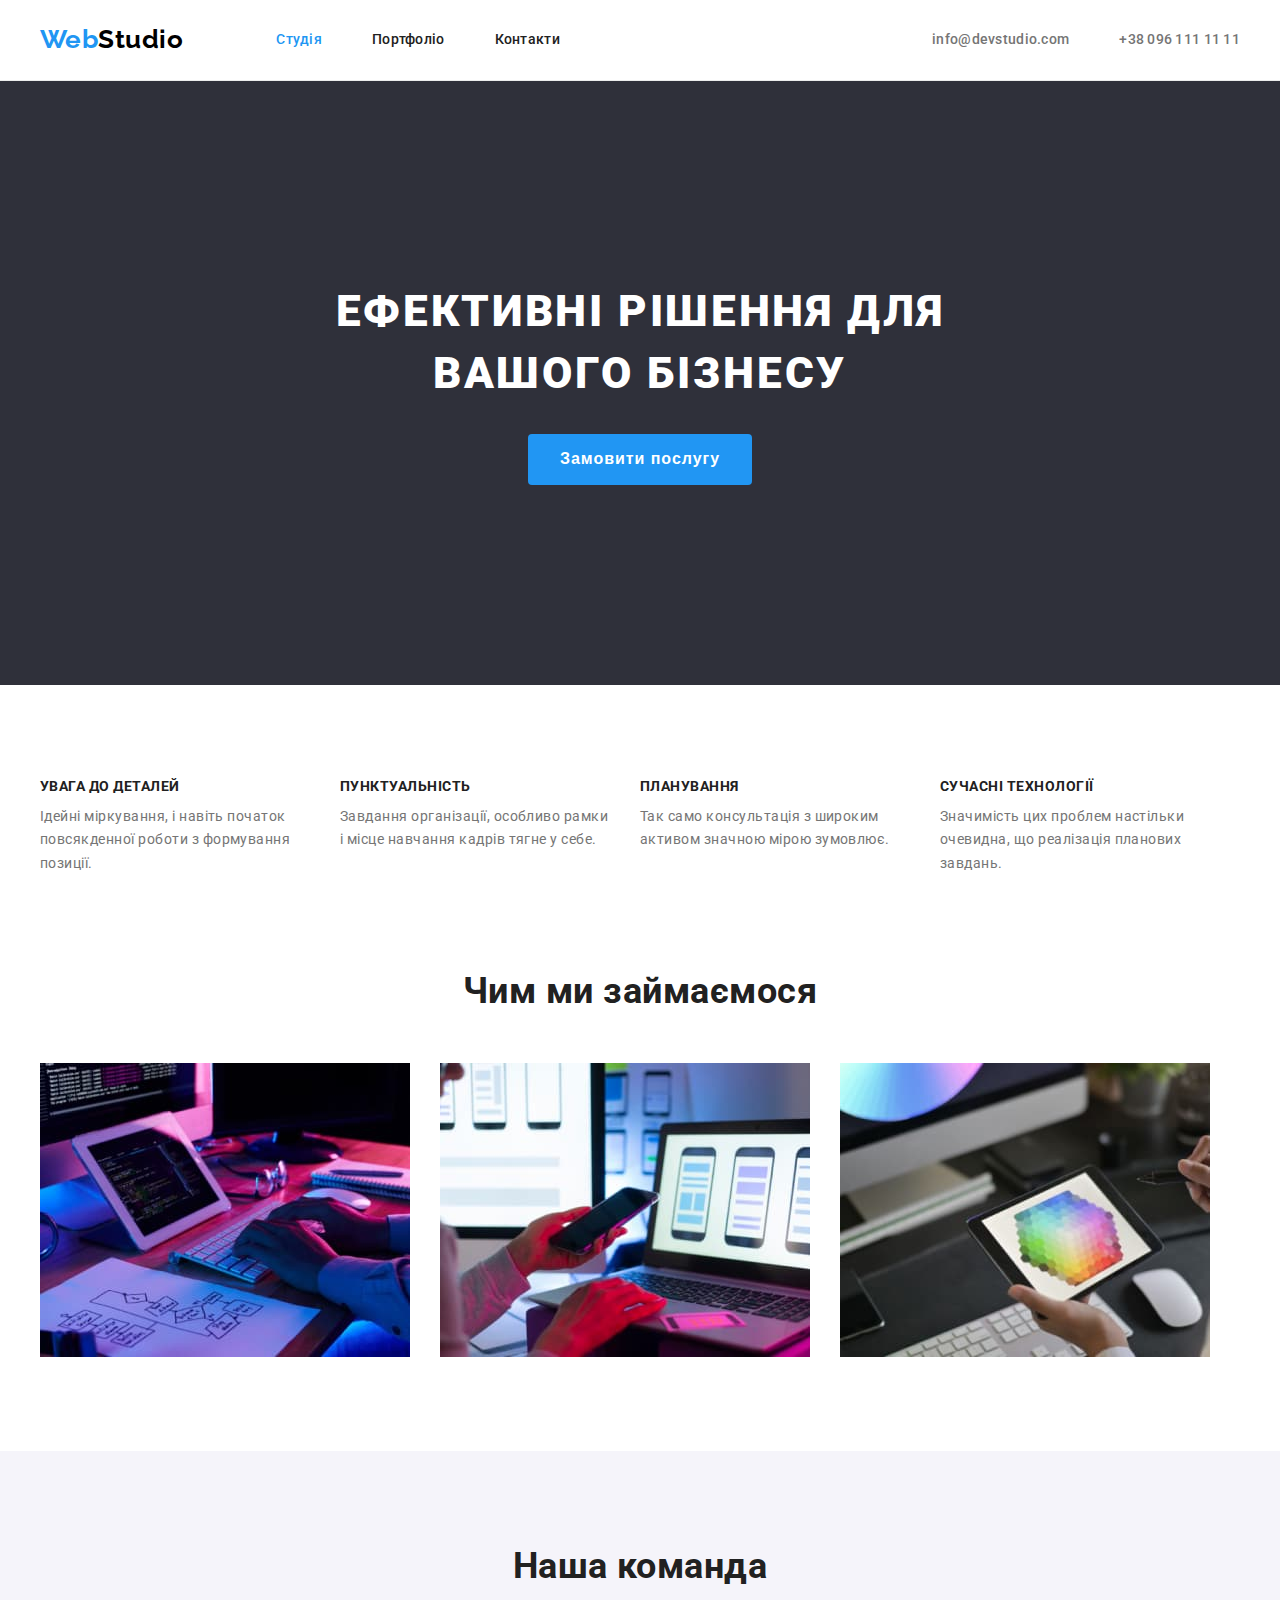
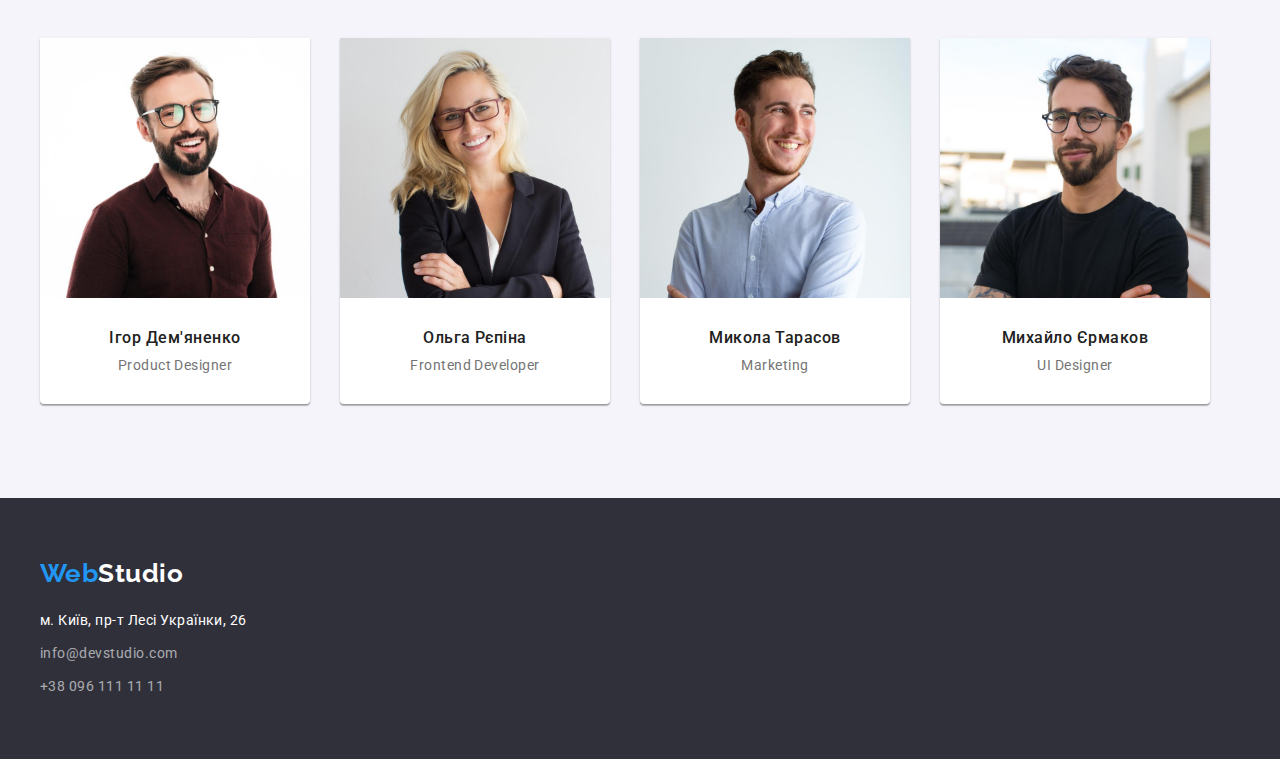
<file: index.html>
<!DOCTYPE html>
<html lang="uk">
  <head>
    <meta charset="UTF-8" />
    <meta http-equiv="X-UA-Compatible" content="IE=edge" />
    <meta name="viewport" content="width=device-width, initial-scale=1.0" />
    <title>WebStudio</title>
    <!-- fonts -->
    <link rel="preconnect" href="https://fonts.googleapis.com" />
    <link rel="preconnect" href="https://fonts.gstatic.com" crossorigin />
    <link
      href="https://fonts.googleapis.com/css2?family=Raleway:wght@700&family=Roboto:wght@400;500;700;900&display=swap"
      rel="stylesheet"
    />
    <!-- css -->
    <link
      rel="stylesheet"
      href="https://cdnjs.cloudflare.com/ajax/libs/modern-normalize/1.1.0/modern-normalize.min.css"
      integrity="sha512-wpPYUAdjBVSE4KJnH1VR1HeZfpl1ub8YT/NKx4PuQ5NmX2tKuGu6U/JRp5y+Y8XG2tV+wKQpNHVUX03MfMFn9Q=="
      crossorigin="anonymous"
      referrerpolicy="no-referrer"
    />
    <link rel="stylesheet" href="./css/styles.css" />
  </head>
  <body>
    <div class="wrapper">
      <!-- HEADER -->
      <header class="page-header">
        <div class="container row">
          <!-- nav -->
          <nav class="page-header-nav">
            <!-- logo -->
            <a class="site-logo link" href="./index.html" lang="en"
              ><span class="logo-accent">Web</span>Studio</a
            >
            <!-- menu -->
            <ul class="site-nav list">
              <li class="item">
                <a class="nav-link link-current point link" href="./index.html" aria-current="page"
                  >Студія</a
                >
              </li>
              <li class="item">
                <a class="nav-link point link" href="./portfolio.html">Портфоліо</a>
              </li>
              <li class="item">
                <a class="nav-link point link" href="">Контакти</a>
              </li>
            </ul>
          </nav>
          <!-- contact -->
          <ul class="site-contacts list">
            <li class="item">
              <a
                class="contacts-link contact point link"
                href="mailto:info@devstudio.com"
                lang="en"
              >
                info@devstudio.com</a
              >
            </li>
            <li class="item">
              <a class="contacts-link contact point link" href="tel:+380961111111">
                +38 096 111 11 11</a
              >
            </li>
          </ul>
        </div>
      </header>

      <!-- ================================================ -->
      <!-- MAIN -->
      <main class="page-main">
        <!-- HERO -->
        <section class="hero centered">
          <h1 class="hero-title">
            Ефективні рішення для <br />
            вашого бізнесу
          </h1>
          <button class="button main-button" type="button" data-modal-open>Замовити послугу</button>
        </section>
        <!-- COMPANY ADVANTAGES -->
        <section class="section company-advantages">
          <div class="container">
            <h2 class="visually-hidden">Наші переваги</h2>
            <!-- section-set display: flex & section-set__item margin-right:30 same for  advantages & business & member-team  -->
            <ul class="section-set advantages list">
              <li class="set-item item-advantages">
                <h3 class="set-title subtitle">УВАГА ДО ДЕТАЛЕЙ</h3>
                <p class="set-description description">
                  Ідейні міркування, і навіть початок повсякденної роботи з формування позиції.
                </p>
              </li>
              <li class="set-item item-advantages">
                <h3 class="set-title subtitle">ПУНКТУАЛЬНІСТЬ</h3>
                <p class="set-description description">
                  Завдання організації, особливо рамки і місце навчання кадрів тягне у себе.
                </p>
              </li>
              <li class="set-item item-advantages">
                <h3 class="set-title subtitle">ПЛАНУВАННЯ</h3>
                <p class="set-description description">
                  Так само консультація з широким активом значною мірою зумовлює.
                </p>
              </li>
              <li class="set-item item-advantages">
                <h3 class="set-title subtitle">СУЧАСНІ ТЕХНОЛОГІЇ</h3>
                <p class="set-description description">
                  Значимість цих проблем настільки очевидна, що реалізація планових завдань.
                </p>
              </li>
            </ul>
          </div>
        </section>
        <!-- Чим ми займаємося -->
        <!-- BUSINESS -->
        <section class="section business centered">
          <div class="container">
            <h2 class="section-title">Чим ми займаємося</h2>
            <!-- section-set display: flex & section-set__item margin-right:30 same for  advantages & business & member-team  -->
            <ul class="section-set set-business list">
              <li class="set-item item-business">
                <img
                  class="set-images"
                  src="./images/about_us/img1.jpg"
                  title="Робота за лаптопом"
                  alt="Робота за лаптопом"
                  width="370"
                  height="294"
                />
              </li>
              <li class="set-item item-business">
                <img
                  class="set-images"
                  src="./images/about_us/img2.jpg"
                  title="Зображення телефонів на екрані лаптопу"
                  alt="Зображення телефонів на екрані лаптопу"
                  width="370"
                  height="294"
                />
              </li>
              <li class="set-item item-business">
                <img
                  class="set-images"
                  src="./images/about_us/img3.jpg"
                  title="Палітра кольорів на екрані планшету"
                  alt="Палітра кольорів на екрані планшету"
                  width="370"
                  height="294"
                />
              </li>
            </ul>
          </div>
        </section>
        <!-- Наша команда -->
        <!-- MEMBER TEAM -->
        <!-- section-set display: flex & section-set__item margin-right:30 same for  advantages & business & member-team  -->
        <section class="section member-team centered">
          <div class="container">
            <h2 class="section-title">Наша команда</h2>
            <ul class="section-set set-team list">
              <!-- section-set__item margin-right:30 same for  advantages & business & member-team &  -->
              <!-- Ігор Дем'яненко -->
              <li class="set-item item-member">
                <img
                  class="set-images images-member"
                  src="./images/team/igor.jpg"
                  title="Ігор Дем'яненко"
                  alt="Ігор Дем'яненко"
                  width="270"
                  height="260"
                />
                <div class="member-content">
                  <h3 class="set-title title-name title">Ігор Дем'яненко</h3>
                  <p class="set-description description-member description">Product Designer</p>
                </div>
              </li>
              <!-- Ольга Рєпіна -->
              <li class="set-item item-member">
                <img
                  class="set-images images-member"
                  src="./images/team/olga.jpg"
                  title="Ольга Рєпіна"
                  alt="Ольга Рєпіна"
                  width="270"
                  height="260"
                />
                <div class="member-content">
                  <h3 class="set-title title-name title">Ольга Рєпіна</h3>
                  <p class="set-description description-member description">Frontend Developer</p>
                </div>
              </li>
              <!-- Микола Тарасов -->
              <li class="set-item item-member">
                <img
                  class="set-images images-member"
                  src="./images/team/mykola.jpg"
                  title="Микола Тарасов"
                  alt="Микола Тарасов"
                  width="270"
                  height="260"
                />
                <div class="member-content">
                  <h3 class="set-title title-name title">Микола Тарасов</h3>
                  <p class="set-description description-member description">Marketing</p>
                </div>
              </li>
              <!-- Михайло Єрмаков -->
              <li class="set-item item-member">
                <img
                  class="set-images images-member"
                  src="./images/team/mykhailo.jpg"
                  title="Михайло Єрмаков"
                  alt="Михайло Єрмаков"
                  width="270"
                  height="260"
                />
                <div class="member-content">
                  <h3 class="set-title title-name title">Михайло Єрмаков</h3>
                  <p class="set-description description-member description">UI Designer</p>
                </div>
              </li>
            </ul>
          </div>
        </section>
      </main>
      <!-- FOOTER -->
      <footer class="page-footer">
        <div class="container">
          <div class="address-content">
            <!-- logo -->
            <a class="site-logo page-footer-logo link" href="/" lang="en"
              ><span class="logo-accent">Web</span>Studio</a
            >
            <!-- address -->
            <address class="footer-address">
              <ul class="address list">
                <li class="address-item">
                  <a
                    class="address-map point link"
                    href="https://goo.gl/maps/CPtrU1FHBa2aNyZL9"
                    target="_blank"
                    rel="noopener noreferrer nofollow"
                    >м. Київ, пр-т Лесі Українки, 26
                  </a>
                </li>
                <li class="address-item">
                  <a class="address-contact point link" href="mailto:info@devstudio.com" lang="en"
                    >info@devstudio.com</a
                  >
                </li>
                <li class="address-item">
                  <a class="address-contact point link" href="tel:+380961111111"
                    >+38 096 111 11 11</a
                  >
                </li>
              </ul>
            </address>
          </div>
        </div>
      </footer>
    </div>
  </body>
</html>
</file>
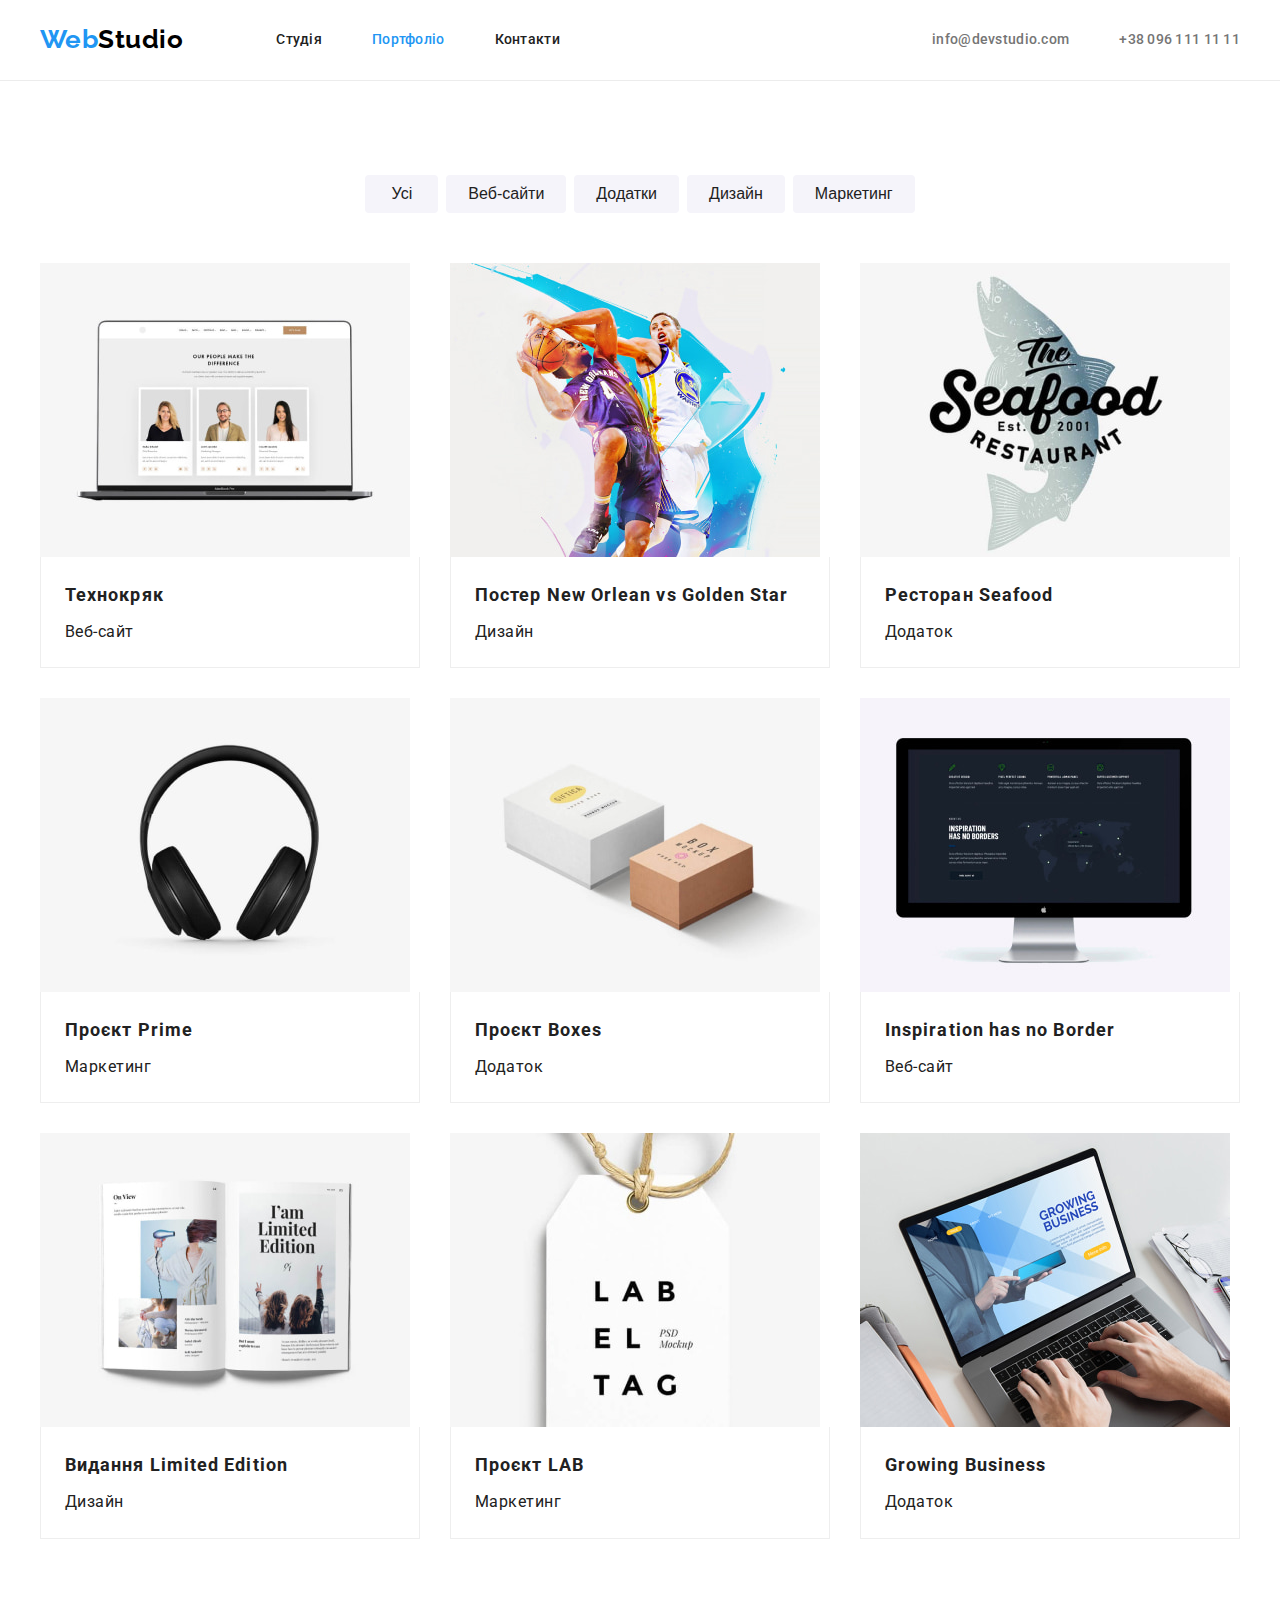
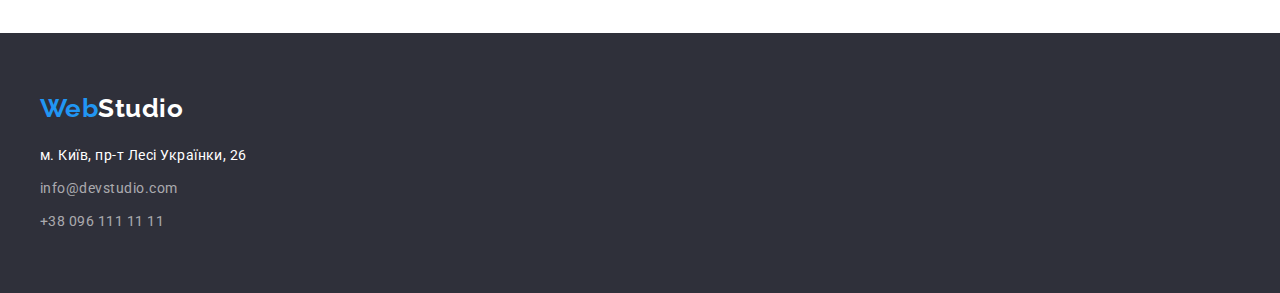
<file: portfolio.html>
<!DOCTYPE html>
<html lang="uk">
  <head>
    <meta charset="UTF-8" />
    <meta http-equiv="X-UA-Compatible" content="IE=edge" />
    <meta name="viewport" content="width=device-width, initial-scale=1.0" />
    <title>WebStudio</title>
    <!-- fonts -->
    <link rel="preconnect" href="https://fonts.googleapis.com" />
    <link rel="preconnect" href="https://fonts.gstatic.com" crossorigin />
    <link
      href="https://fonts.googleapis.com/css2?family=Raleway:wght@700&family=Roboto:wght@400;500;700;900&display=swap"
      rel="stylesheet"
    />
    <!-- css -->
    <link
      rel="stylesheet"
      href="https://cdnjs.cloudflare.com/ajax/libs/modern-normalize/1.1.0/modern-normalize.min.css"
      integrity="sha512-wpPYUAdjBVSE4KJnH1VR1HeZfpl1ub8YT/NKx4PuQ5NmX2tKuGu6U/JRp5y+Y8XG2tV+wKQpNHVUX03MfMFn9Q=="
      crossorigin="anonymous"
      referrerpolicy="no-referrer"
    />
    <link rel="stylesheet" href="./css/styles.css" />
  </head>
  <body>
    <div class="wrapper">
      <!-- HEADER -->
      <header class="page-header">
        <div class="container row">
          <!-- nav -->
          <nav class="page-header-nav">
            <!-- logo -->
            <a class="site-logo link" href="./index.html" lang="en"
              ><span class="logo-accent">Web</span>Studio</a
            >
            <!-- menu -->
            <ul class="site-nav list">
              <li class="item">
                <a class="nav-link point link" href="./index.html">Студія</a>
              </li>
              <li class="item">
                <a
                  class="nav-link link-current point link"
                  href="./portfolio.html"
                  aria-current="page"
                  >Портфоліо</a
                >
              </li>
              <li class="item">
                <a class="nav-link point link" href="">Контакти</a>
              </li>
            </ul>
          </nav>
          <!-- contact -->
          <ul class="site-contacts list">
            <li class="item">
              <a
                class="contacts-link contact point link"
                href="mailto:info@devstudio.com"
                lang="en"
              >
                info@devstudio.com</a
              >
            </li>
            <li class="item">
              <a class="contacts-link contact point link" href="tel:+380961111111">
                +38 096 111 11 11</a
              >
            </li>
          </ul>
        </div>
      </header>

      <!-- MAIN -->
      <main class="page-main">
        <!-- PORTFOLIO -->
        <section class="section">
          <div class="container">
            <h1 class="visually-hidden">Portfolio</h1>
            <ul class="filter-cards list">
              <li class="filter-item">
                <button class="button button-filter" type="button">Усі</button>
              </li>
              <li class="filter-item">
                <button class="button button-filter" type="button">Веб-сайти</button>
              </li>
              <li class="filter-item">
                <button class="button button-filter" type="button">Додатки</button>
              </li>
              <li class="filter-item">
                <button class="button button-filter" type="button">Дизайн</button>
              </li>
              <li class="filter-item">
                <button class="button button-filter" type="button">Маркетинг</button>
              </li>
            </ul>

            <ul class="project-cards list">
              <li class="project-item">
                <a class="project-link link" href="#">
                  <img
                    class="project-img"
                    src="./images/portfolio/techno.jpg"
                    title="Лаптоп з зображенням веб-сайту на екрані"
                    alt="Лаптоп з зображенням веб-сайту на екрані"
                    width="370"
                    height="294"
                  />

                  <div class="project-content">
                    <h2 class="project-title">Технокряк</h2>
                    <p class="project-description">Веб-сайт</p>
                  </div>
                </a>
              </li>
              <li class="project-item">
                <a class="project-link link" href="#">
                  <img
                    class="project-img"
                    src="./images/portfolio/poster.jpg"
                    title="Дизайн постеру New Orlean vs Golden Star. Гра двох баскетболістів."
                    alt="Дизайн постеру New Orlean vs Golden Star. Гра двох баскетболістів."
                    width="370"
                    height="294"
                  />

                  <div class="project-content">
                    <h2 class="project-title">Постер New Orlean vs Golden Star</h2>
                    <p class="project-description">Дизайн</p>
                  </div>
                </a>
              </li>

              <li class="project-item">
                <a class="project-link link" href="#">
                  <img
                    class="project-img"
                    src="./images/portfolio/restoraunt.jpg"
                    title="Логотип додатку ресторану морської їжі"
                    alt="Логотип додатку ресторану морської їжі"
                    width="370"
                    height="294"
                  />

                  <div class="project-content">
                    <h2 class="project-title">Ресторан Seafood</h2>
                    <p class="project-description">Додаток</p>
                  </div>
                </a>
              </li>

              <li class="project-item">
                <a class="project-link link" href="#">
                  <img
                    class="project-img"
                    src="./images/portfolio/prime.jpg"
                    title="Накладні бездротові чорні навушники"
                    alt="Накладні бездротові чорні навушники"
                    width="370"
                    height="294"
                  />

                  <div class="project-content">
                    <h2 class="project-title">Проєкт Prime</h2>
                    <p class="project-description">Маркетинг</p>
                  </div>
                </a>
              </li>

              <li class="project-item">
                <a class="project-link link" href="#">
                  <img
                    class="project-img"
                    src="./images/portfolio/boxes.jpg"
                    title="Дві невеликих дизайнерських коробки: біла та темний беж"
                    alt="Дві невеликих дизайнерських коробки: біла та темний беж"
                    width="370"
                    height="294"
                  />

                  <div class="project-content">
                    <h2 class="project-title">Проєкт Boxes</h2>
                    <p class="project-description">Додаток</p>
                  </div>
                </a>
              </li>

              <li class="project-item">
                <a class="project-link link" href="#">
                  <img
                    class="project-img"
                    src="./images/portfolio/inspiration.jpg"
                    title="Веб-сайт на экрані монітору"
                    alt="Веб-сайт на экрані монітору"
                    width="370"
                    height="294"
                  />

                  <div class="project-content">
                    <h2 class="project-title">Inspiration has no Border</h2>
                    <p class="project-description">Веб-сайт</p>
                  </div>
                </a>
              </li>

              <li class="project-item">
                <a class="project-link link" href="#">
                  <img
                    class="project-img"
                    src="./images/portfolio/magazine.jpg"
                    title="Розворот журналу"
                    alt="Розворот журналу"
                    width="370"
                    height="294"
                  />

                  <div class="project-content">
                    <h2 class="project-title">Видання Limited Edition</h2>
                    <p class="project-description">Дизайн</p>
                  </div>
                </a>
              </li>

              <li class="project-item">
                <a class="project-link link" href="#">
                  <img
                    class="project-img"
                    src="./images/portfolio/lab.jpg"
                    title="Біла бірка з надписом Lab El Tag"
                    alt="Біла бірка з надписом Lab El Tag"
                    width="370"
                    height="294"
                  />

                  <div class="project-content">
                    <h2 class="project-title">Проєкт LAB</h2>
                    <p class="project-description">Маркетинг</p>
                  </div>
                </a>
              </li>

              <li class="project-item">
                <a class="project-link link" href="#">
                  <img
                    class="project-img"
                    src="./images/portfolio/business.jpg"
                    title="Зображення чоловічих рук, які друкують на клавиатурі ноутбука"
                    alt="Зображення чоловічих рук, які друкують на клавиатурі ноутбука"
                    width="370"
                    height="294"
                  />

                  <div class="project-content">
                    <h2 class="project-title">Growing Business</h2>
                    <p class="project-description">Додаток</p>
                  </div>
                </a>
              </li>
            </ul>
          </div>
        </section>
      </main>

      <!-- FOOTER -->
      <footer class="page-footer">
        <div class="container">
          <div class="address-content">
            <!-- logo -->
            <a class="site-logo page-footer-logo link" href="/" lang="en"
              ><span class="logo-accent">Web</span>Studio</a
            >
            <!-- address -->
            <address class="footer-address">
              <ul class="address list">
                <li class="address-item">
                  <a
                    class="address-map point link"
                    href="https://goo.gl/maps/CPtrU1FHBa2aNyZL9"
                    target="_blank"
                    rel="noopener noreferrer nofollow"
                    >м. Київ, пр-т Лесі Українки, 26
                  </a>
                </li>
                <li class="address-item">
                  <a class="address-contact point link" href="mailto:info@devstudio.com" lang="en"
                    >info@devstudio.com</a
                  >
                </li>
                <li class="address-item">
                  <a class="address-contact point link" href="tel:+380961111111"
                    >+38 096 111 11 11</a
                  >
                </li>
              </ul>
            </address>
          </div>
        </div>
      </footer>
    </div>
  </body>
</html>
</file>
<file: css/styles.css>
:root {
  /* color */
  --primary-text-color: #212121;
  --secondary-text-color: #757575;
  --accent-dodger-blue: #2196f3;
  --black-logo: #000000;
  --white-color: #ffffff;
  --white-transparent-color: rgba(255, 255, 255, 0.6);
  --comment-modal: rgba(117, 117, 117, 0.5);

  --bg-ghost-white: #f5f4fa;
  --bg-gunmetal: #2f303a;
  --hero-btn-active: #188ce8;
  --bg-footer-social-icons: rgba(255, 255, 255, 0.1);
  --bg-about-abs: rgba(47, 48, 58, 0.8);
  --bg-overlay: rgba(33, 150, 243, 0.9);
  --bg-modal-overlay: rgba(0, 0, 0, 0.2);

  --border-whisper-grey: #eeeeee;
  --border-whisper-white: #ececec;
  --border-clients: #afb1b8;

  --signup-border: rgba(255, 255, 255, 0.3);
  --sign-up-filter: drop-shadow(0px 4px 4px rgba(0, 0, 0, 0.15));

  --border-close-btn: rgba(0, 0, 0, 0.1);
  --modal-form-border: rgba(33, 33, 33, 0.2);

  --team-box-shadow: 0px 1px 3px rgba(0, 0, 0, 0.12), 0px 1px 1px rgba(0, 0, 0, 0.14),
    0px 2px 1px rgba(0, 0, 0, 0.2);
  --active-shadow: 0px 3px 1px rgba(0, 0, 0, 0.1), 0px 1px 2px rgba(0, 0, 0, 0.08),
    0px 2px 2px rgba(0, 0, 0, 0.12);
  --hero-btn-shadow: 0px 4px 4px rgba(0, 0, 0, 0.15);
  --active-project-shadow: 0px 1px 1px rgba(0, 0, 0, 0.12), 0px 4px 4px rgba(0, 0, 0, 0.06),
    1px 4px 6px rgba(0, 0, 0, 0.16);
  --modal-shadow: 0px 1px 3px rgba(0, 0, 0, 0.12), 0px 1px 1px rgba(0, 0, 0, 0.14),
    0px 2px 1px rgba(0, 0, 0, 0.2);

  /* fonts */
  --primary-font-size: 16px;
  --secondary-font-size: 14px;
  --modal-form-font: 12px;
  --modal-form-font-title: 20px;

  --logo-font-size: 26px;
  --hero-font-size: 44px;

  --section-title-font-size: 36px;
  --card-title-font-size: 18px;

  /* weight */
  --primary-weight: 400;
  --primary-bold: 700;
  --accent-weight: 500;
  --hero-weight: 900;

  /* height */
  --header-height: 80px;

  /* transform */
  --timing-function: 250ms cubic-bezier(0.4, 0, 0.2, 1);
}

body {
  height: 100vh;
  /* padding-top: var(--header-height); */
  margin: 0;

  font-family: 'Roboto', sans-serif;
  font-weight: var(--primary-weight); /* 400 */
  font-size: var(--primary-font-size); /* 16px */
  line-height: 1.7;
  letter-spacing: 0.03em;

  color: var(--primary-text-color);
  background-color: var(--white-color);
}

.wrapper {
  min-height: 100vh;
  display: flex;
  flex-direction: column;
}

.page-main {
  flex: 1 1 auto;
}

.list {
  margin: 0;
  padding: 0;

  list-style: none;
}

.link {
  text-decoration: none;
  color: inherit;
}

.container {
  max-width: 1200px; /* 1170 + 15 + 15 */
  padding-right: 15px;
  padding-left: 15px;
  margin-left: auto;
  margin-right: auto;
}

.section {
  padding-top: 94px;
  padding-bottom: 94px;
}

.visually-hidden {
  position: absolute;
  white-space: nowrap;
  width: 1px;
  height: 1px;
  overflow: hidden;
  border: 0;
  padding: 0;
  clip: rect(0 0 0 0);
  clip-path: inset(50%);
  margin: -1px;
}

/* ============================================== HEADER ========================================================================== */

.page-header {
  /* position: fixed;
  top: 0;
  left: 0;
  z-index: 10; */

  max-width: 100%;
  min-height: var(--header-height);

  background-color: var(--white-color);
  border-bottom: 1px solid var(--border-whisper-white);
}

.row {
  display: flex;
  align-items: center;
}

.page-header-nav {
  display: flex;
  align-items: center;
}

/* logo */
.site-logo {
  display: block;

  color: var(--black-logo);
  font-family: 'Raleway', sans-serif;
  font-size: var(--logo-font-size);
  font-weight: var(--primary-bold);
  line-height: 1.2;
}

.page-footer-logo {
  display: block;
  margin-bottom: 20px;

  color: var(--white-color);
}

.logo-accent {
  color: var(--accent-dodger-blue);
}

/* site-nav & site-contacts */
.site-nav {
  display: flex;
  margin-left: 93px;
}

.site-nav > .item:not(:last-child) {
  margin-right: 50px;
}

.site-contacts {
  display: flex;
  margin-left: auto;
}

/* .site-contacts > .item:not(:last-child) {
  margin-right: 50px;
} */

.site-contacts > .item + .item {
  margin-left: 50px;
}

.nav-link,
.site-contacts .contacts-link {
  display: block;
  padding-top: 32px;
  padding-bottom: 32px;

  font-weight: var(--accent-weight);
  font-size: var(--secondary-font-size);
  line-height: 1.14;
  letter-spacing: 0.02em;
}

.nav-link {
  color: var(--primary-text-color);
}

.site-nav > .item,
.site-contacts > .item {
  position: relative;
}

.link-current {
  color: var(--accent-dodger-blue);
}

.contact {
  color: var(--secondary-text-color);
}

.point:hover,
.point:focus {
  color: var(--accent-dodger-blue);
}

/* =========================================== HERO ============================================================================ */

.hero {
  padding-top: 200px;
  padding-bottom: 200px;

  max-width: 1600px;

  margin-left: auto;
  margin-right: auto;
}

.hero,
.page-footer {
  background-color: var(--bg-gunmetal);
}

.centered {
  text-align: center;
}

.hero-title {
  margin-top: 0;
  margin-bottom: 30px;

  color: var(--white-color);
  font-size: var(--hero-font-size);
  font-weight: var(--hero-weight);
  line-height: 1.4;

  letter-spacing: 0.06em;
  text-transform: uppercase;
}

.button {
  border: none;
  background-color: transparent;
  cursor: pointer;
}
/* same styles for buttons in hero & footer */
.main-button {
  min-width: 216px;
  padding: 10px 32px;

  border-radius: 4px;
  background-color: var(--accent-dodger-blue);
  color: var(--white-color);
  font-size: var(--primary-font-size);
  font-weight: var(--primary-bold);

  line-height: 1.9;
  letter-spacing: 0.06em;
}

.main-button:active,
.main-button:hover,
.main-button:focus {
  background-color: var(--hero-btn-active);
  box-shadow: var(--hero-btn-shadow);
}

/* =================================================== SECTIONS ======================================================================== */

.section-title {
  margin-top: 0;
  margin-bottom: 50px;

  font-size: var(--section-title-font-size);
  font-weight: var(--primary-bold);
  line-height: 1.2;
}

.title {
  margin-top: 0;
  margin-bottom: 10px;

  color: var(--primary-text-color);
  font-weight: var(--accent-weight);
}

.description {
  margin-top: 0;
  margin-bottom: 0;

  color: var(--secondary-text-color);
}

/* ============================================== COMPANY ADVANTAGES ======================================================*/

.company-advantages {
  padding-bottom: 47px;
}

.section-set {
  display: flex;
}

.item-advantages {
  max-width: 270px;
}

.section-set > .set-item + .set-item {
  margin-left: 30px;
}

/* .section-set .set-item:not(:last-child) {
  margin-right: 30px;
} */

/* the same styles for advantages set-item & footer slogan */
.subtitle {
  margin-top: 0;
  font-weight: var(--primary-bold);
  font-size: var(--secondary-font-size);
  line-height: 1.14;
  text-transform: uppercase;
  color: var(--primary-text-color);
}

.set-title {
  margin-top: 0;
  margin-bottom: 10px;
}

.description {
  margin-top: 0;
  margin-bottom: 0;
}

.set-description {
  font-size: var(--secondary-font-size);
}

/* ================================================  BUSINESS  ====================================================================*/

.business {
  padding-top: 47px;
}

.item-business {
  position: relative;
  display: flex;
  max-width: 370px;
  /* min-height: 294px; */
}

/* ========================================= MEMBER TEAM ======================================================================*/

.member-team {
  background-color: var(--bg-ghost-white);
}

.item-member {
  max-width: 270px;

  background-color: var(--white-color);
  box-shadow: var(--team-box-shadow);
  border-radius: 0px 0px 4px 4px;

  line-height: 1.2;
}

.images-member {
  display: block;
}

.member-content {
  padding-top: 30px;
  padding-bottom: 30px;
  padding-left: 10px;
  padding-right: 10px;
}

.title-name {
  font-size: var(--primary-font-size);
  font-weight: var(--accent-weight);
}

/* =========================================== FOOTER ============================================================================ */

.page-footer > .container {
  display: flex;
  align-items: baseline;

  padding-top: 60px;
  padding-bottom: 60px;
}

.address {
  margin-top: 0;
  margin-bottom: 0;

  font-style: normal;
  font-size: var(--secondary-font-size);
}

.address-item:not(:last-child) {
  margin-bottom: 9px;
}

.address-map {
  color: var(--white-color);
}

.address-contact {
  color: var(--white-transparent-color);
}

/* ===================================================== PORTFOLIO PAGE ======================================================================= */

/* filter */

.filter-cards {
  display: flex;
  justify-content: center;
  margin-top: 0;
  margin-bottom: 50px;
}

.filter-item:not(:last-child) {
  margin-right: 8px;
}

.button-filter {
  display: block;
  min-width: 73px;
  padding: 6px 22px;

  background-color: var(--bg-ghost-white);
  color: var(--primary-text-color);

  font-weight: var(--accent-weight);
  font-size: var(--primary-font-size);
  line-height: 1.6;

  border-radius: 4px;
}

.button-filter:hover,
.button-filter:focus,
.button-filter:active {
  color: var(--white-color);
  background-color: var(--accent-dodger-blue);
  box-shadow: var(--active-shadow);
}

/* ========================================= project-cards =============================================================== */

.project-cards {
  display: flex;
  flex-wrap: wrap;
}

.project-item {
  width: calc((100% - 60px) / 3);
  margin-right: 30px;
  margin-bottom: 30px;
}

.project-item:nth-child(3n) {
  margin-right: 0;
}

.project-item:nth-last-child(-n + 3) {
  margin-bottom: 0;
}

/* 
variant 2

.project-card {
  width: calc((100% - 60px) / 3);
  
  border: 1px solid var(--border-whisper-grey);
}

.project-card:not(:nth-child(3n)){
margin-right: 30px; 
} 

.project-card:not(:nth-last-child(-n+3)){
  margin-bottom: 30px;
} */

/* variant 3 => if haven`t got background-color

.project-cards {
  display: flex;
  flex-wrap: wrap;
  margin: -15px;
}

.project-card {
  width: 370px;
  margin: 15px;

  border: 1px solid var(--border-whisper-grey);
}
*/
.project-img {
  display: block;
  max-width: 100%;
  margin-top: 0;
  /* margin-bottom: 20px; */
  margin-bottom: 0;
}

.project-title {
  margin-top: 0;
  margin-bottom: 4px;
  font-weight: var(--primary-bold);
  font-size: var(--card-title-font-size);
  line-height: 2;
  letter-spacing: 0.06em;
}

.project-description {
  margin-top: 0;
  margin-bottom: 0;
  line-height: 1.9;
}

.project-content {
  padding-left: 24px;
  padding-right: 24px;
  padding-bottom: 20px;
  padding-top: 20px;

  border-left: 1px solid var(--border-whisper-grey);
  border-right: 1px solid var(--border-whisper-grey);
  border-bottom: 1px solid var(--border-whisper-grey);
}
</file>
